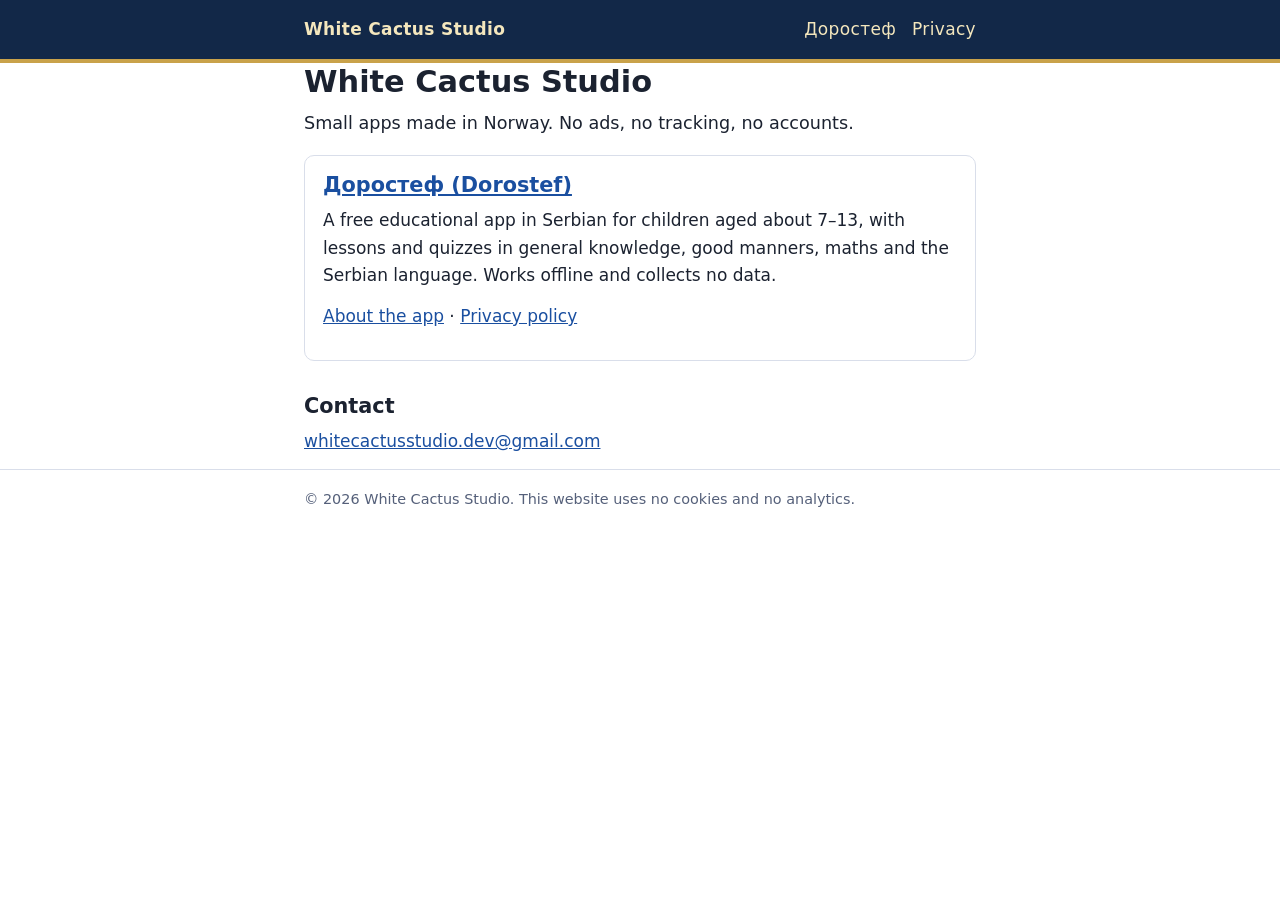
<file: index.html>
<!doctype html>
<html lang="en">
<head>
<meta charset="utf-8">
<meta name="viewport" content="width=device-width, initial-scale=1">
<title>White Cactus Studio</title>
<meta name="description" content="White Cactus Studio makes small, private, ad-free apps. Доростеф is a free educational app for children.">
<link rel="stylesheet" href="styles.css">
</head>
<body>
<header class="site">
  <div class="wrap">
    <a href="./">White Cactus Studio</a>
    <nav><a href="dorostef/">Доростеф</a><a href="dorostef/privacy/">Privacy</a></nav>
  </div>
</header>
<main class="wrap">
  <h1>White Cactus Studio</h1>
  <p class="lead">Small apps made in Norway. No ads, no tracking, no accounts.</p>

  <div class="card">
    <h2 style="margin-top:0"><a href="dorostef/">Доростеф (Dorostef)</a></h2>
    <p>A free educational app in Serbian for children aged about 7&ndash;13, with lessons and quizzes in general knowledge, good manners, maths and the Serbian language. Works offline and collects no data.</p>
    <p><a href="dorostef/">About the app</a> &middot; <a href="dorostef/privacy/">Privacy policy</a></p>
  </div>

  <h2>Contact</h2>
  <p><a href="mailto:whitecactusstudio.dev@gmail.com">whitecactusstudio.dev@gmail.com</a></p>
</main>
<footer class="site">
  <div class="wrap">&copy; 2026 White Cactus Studio. This website uses no cookies and no analytics.</div>
</footer>
</body>
</html>
</file>
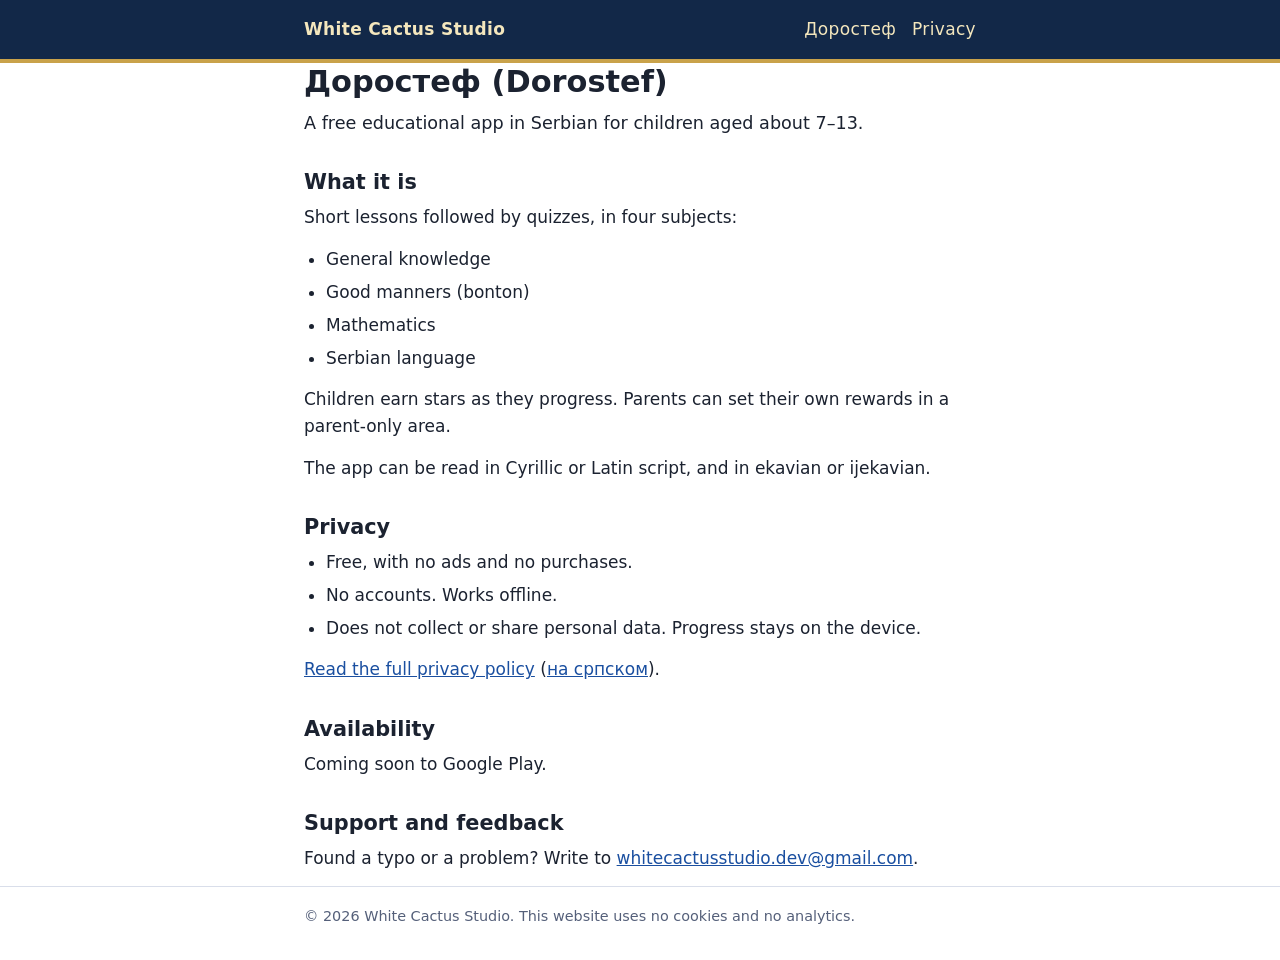
<file: dorostef/index.html>
<!doctype html>
<html lang="en">
<head>
<meta charset="utf-8">
<meta name="viewport" content="width=device-width, initial-scale=1">
<title>Доростеф (Dorostef) &ndash; White Cactus Studio</title>
<meta name="description" content="Доростеф is a free, offline educational app in Serbian for children aged about 7-13. No ads, no accounts, no data collection.">
<link rel="stylesheet" href="../styles.css">
</head>
<body>
<header class="site">
  <div class="wrap">
    <a href="../">White Cactus Studio</a>
    <nav><a href="./">Доростеф</a><a href="privacy/">Privacy</a></nav>
  </div>
</header>
<main class="wrap">
  <h1>Доростеф (Dorostef)</h1>
  <p class="lead">A free educational app in Serbian for children aged about 7&ndash;13.</p>

  <h2>What it is</h2>
  <p>Short lessons followed by quizzes, in four subjects:</p>
  <ul>
    <li>General knowledge</li>
    <li>Good manners (bonton)</li>
    <li>Mathematics</li>
    <li>Serbian language</li>
  </ul>
  <p>Children earn stars as they progress. Parents can set their own rewards in a parent-only area.</p>
  <p>The app can be read in Cyrillic or Latin script, and in ekavian or ijekavian.</p>

  <h2>Privacy</h2>
  <ul>
    <li>Free, with no ads and no purchases.</li>
    <li>No accounts. Works offline.</li>
    <li>Does not collect or share personal data. Progress stays on the device.</li>
  </ul>
  <p><a href="privacy/">Read the full privacy policy</a> (<a href="privacy/sr/">на српском</a>).</p>

  <h2>Availability</h2>
  <p>Coming soon to Google Play.</p>

  <h2>Support and feedback</h2>
  <p>Found a typo or a problem? Write to <a href="mailto:whitecactusstudio.dev@gmail.com">whitecactusstudio.dev@gmail.com</a>.</p>
</main>
<footer class="site">
  <div class="wrap">&copy; 2026 White Cactus Studio. This website uses no cookies and no analytics.</div>
</footer>
</body>
</html>
</file>
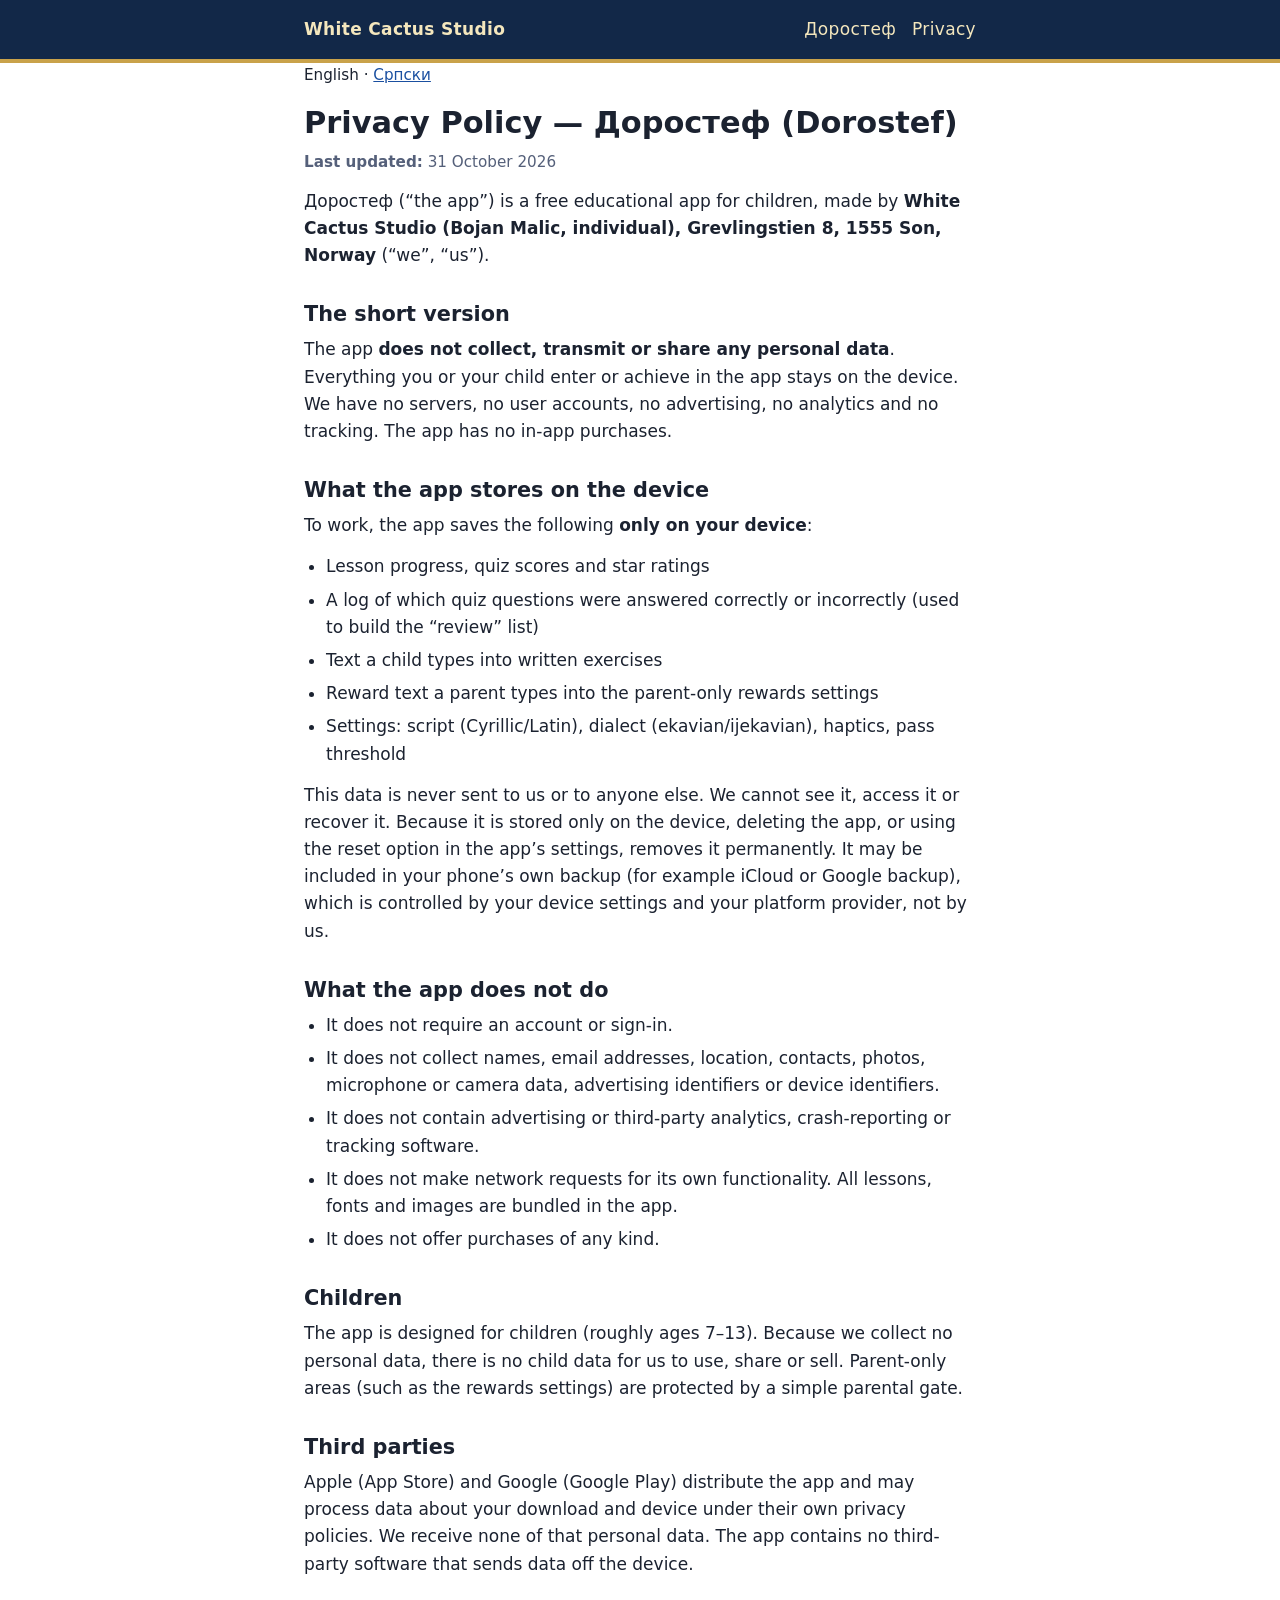
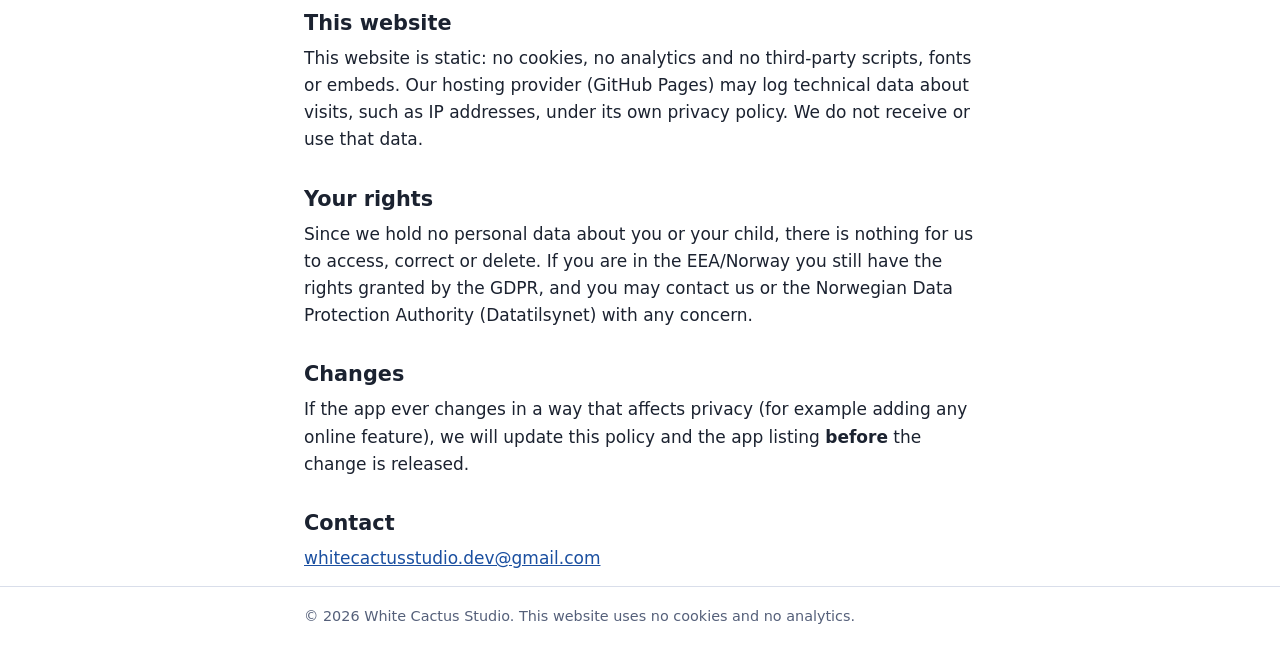
<file: dorostef/privacy/index.html>
<!doctype html>
<html lang="en">
<head>
<meta charset="utf-8">
<meta name="viewport" content="width=device-width, initial-scale=1">
<title>Privacy Policy &ndash; Доростеф (Dorostef)</title>
<meta name="description" content="Privacy policy for Доростеф (Dorostef): the app does not collect, transmit or share any personal data.">
<link rel="stylesheet" href="../../styles.css">
</head>
<body>
<header class="site">
  <div class="wrap">
    <a href="../../">White Cactus Studio</a>
    <nav><a href="../">Доростеф</a><a href="./">Privacy</a></nav>
  </div>
</header>
<main class="wrap">
  <p class="langswitch">English &middot; <a href="sr/" lang="sr-Cyrl" hreflang="sr-Cyrl">Српски</a></p>
  <h1>Privacy Policy &mdash; Доростеф (Dorostef)</h1>
  <p class="meta"><strong>Last updated:</strong> 31 October 2026</p>

  <p>Доростеф (&ldquo;the app&rdquo;) is a free educational app for children, made by <strong>White Cactus Studio (Bojan Malic, individual), Grevlingstien 8, 1555 Son, Norway</strong> (&ldquo;we&rdquo;, &ldquo;us&rdquo;).</p>

  <h2>The short version</h2>
  <p>The app <strong>does not collect, transmit or share any personal data</strong>. Everything you or your child enter or achieve in the app stays on the device. We have no servers, no user accounts, no advertising, no analytics and no tracking. The app has no in-app purchases.</p>

  <h2>What the app stores on the device</h2>
  <p>To work, the app saves the following <strong>only on your device</strong>:</p>
  <ul>
    <li>Lesson progress, quiz scores and star ratings</li>
    <li>A log of which quiz questions were answered correctly or incorrectly (used to build the &ldquo;review&rdquo; list)</li>
    <li>Text a child types into written exercises</li>
    <li>Reward text a parent types into the parent-only rewards settings</li>
    <li>Settings: script (Cyrillic/Latin), dialect (ekavian/ijekavian), haptics, pass threshold</li>
  </ul>
  <p>This data is never sent to us or to anyone else. We cannot see it, access it or recover it. Because it is stored only on the device, deleting the app, or using the reset option in the app&rsquo;s settings, removes it permanently. It may be included in your phone&rsquo;s own backup (for example iCloud or Google backup), which is controlled by your device settings and your platform provider, not by us.</p>

  <h2>What the app does not do</h2>
  <ul>
    <li>It does not require an account or sign-in.</li>
    <li>It does not collect names, email addresses, location, contacts, photos, microphone or camera data, advertising identifiers or device identifiers.</li>
    <li>It does not contain advertising or third-party analytics, crash-reporting or tracking software.</li>
    <li>It does not make network requests for its own functionality. All lessons, fonts and images are bundled in the app.</li>
    <li>It does not offer purchases of any kind.</li>
  </ul>

  <h2>Children</h2>
  <p>The app is designed for children (roughly ages 7&ndash;13). Because we collect no personal data, there is no child data for us to use, share or sell. Parent-only areas (such as the rewards settings) are protected by a simple parental gate.</p>

  <h2>Third parties</h2>
  <p>Apple (App Store) and Google (Google Play) distribute the app and may process data about your download and device under their own privacy policies. We receive none of that personal data. The app contains no third-party software that sends data off the device.</p>

  <h2>This website</h2>
  <p>This website is static: no cookies, no analytics and no third-party scripts, fonts or embeds. Our hosting provider (GitHub Pages) may log technical data about visits, such as IP addresses, under its own privacy policy. We do not receive or use that data.</p>

  <h2>Your rights</h2>
  <p>Since we hold no personal data about you or your child, there is nothing for us to access, correct or delete. If you are in the EEA/Norway you still have the rights granted by the GDPR, and you may contact us or the Norwegian Data Protection Authority (Datatilsynet) with any concern.</p>

  <h2>Changes</h2>
  <p>If the app ever changes in a way that affects privacy (for example adding any online feature), we will update this policy and the app listing <strong>before</strong> the change is released.</p>

  <h2>Contact</h2>
  <p><a href="mailto:whitecactusstudio.dev@gmail.com">whitecactusstudio.dev@gmail.com</a></p>
</main>
<footer class="site">
  <div class="wrap">&copy; 2026 White Cactus Studio. This website uses no cookies and no analytics.</div>
</footer>
</body>
</html>
</file>
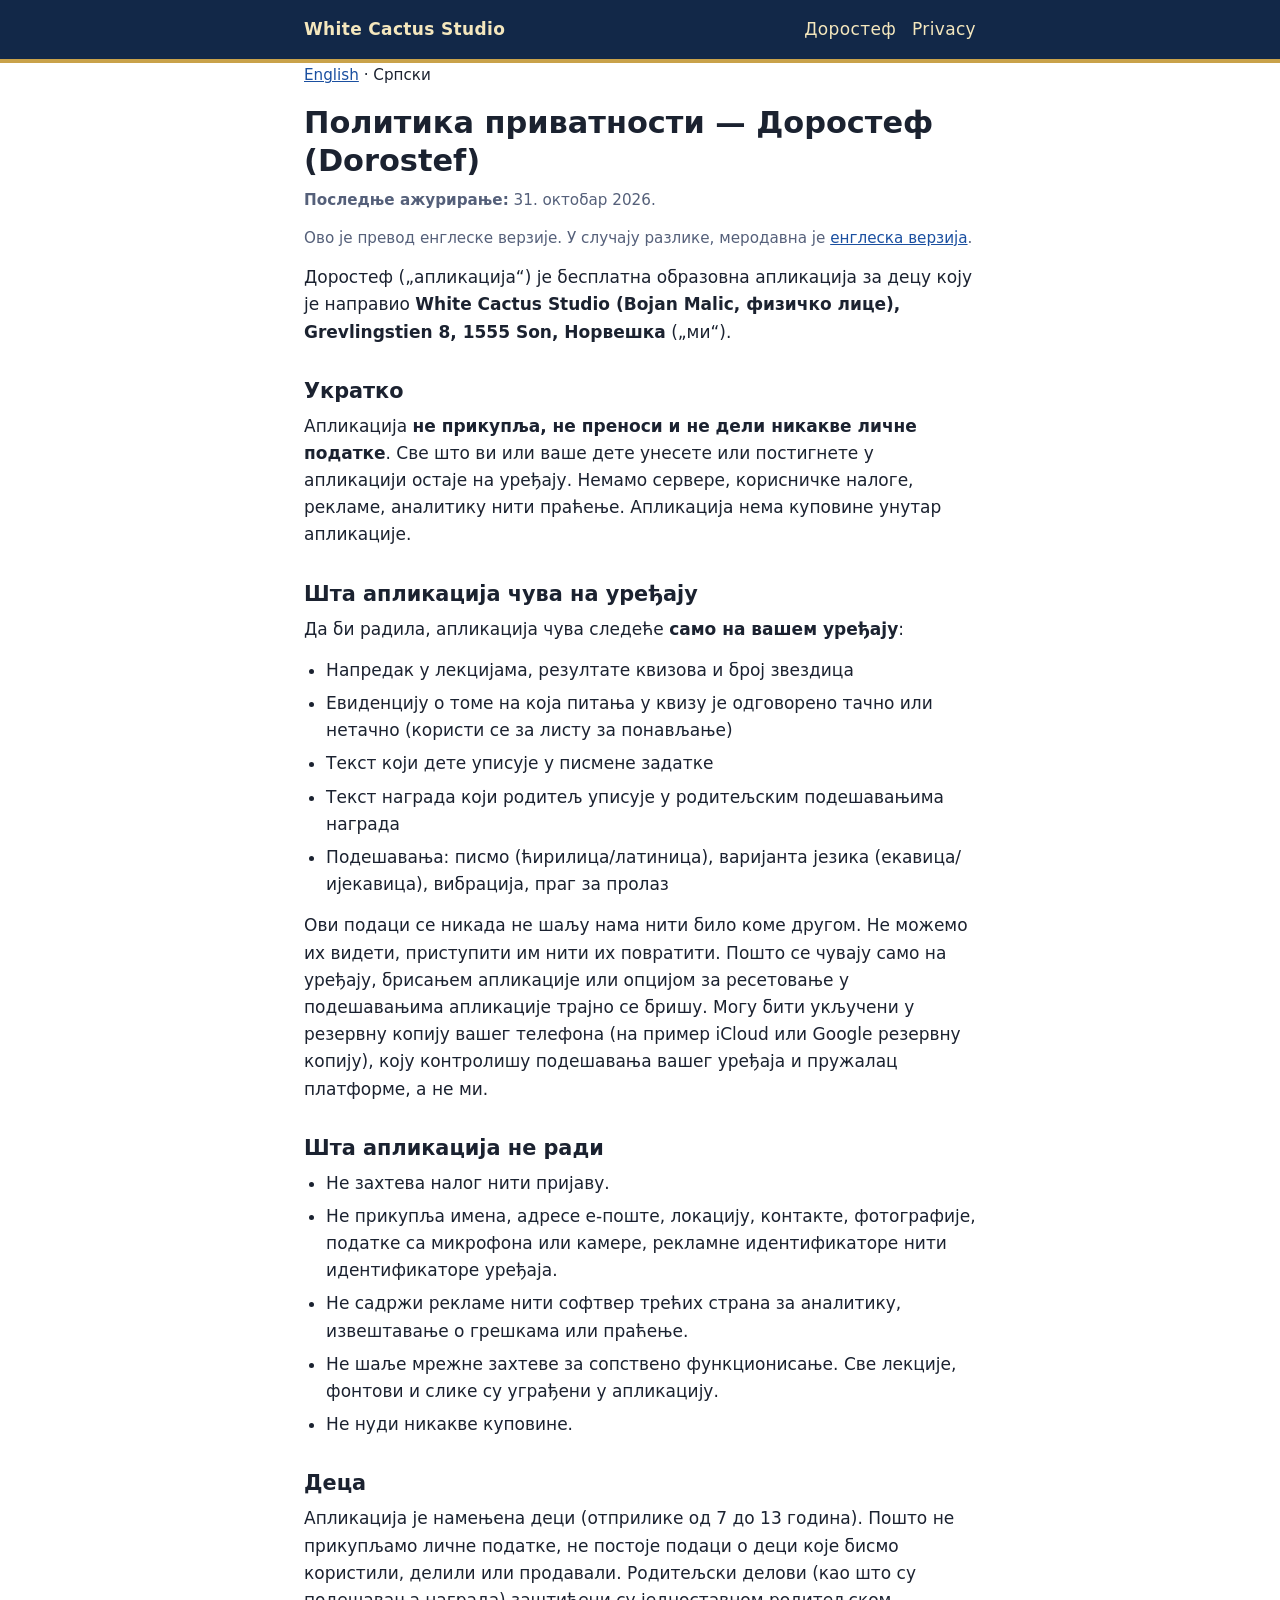
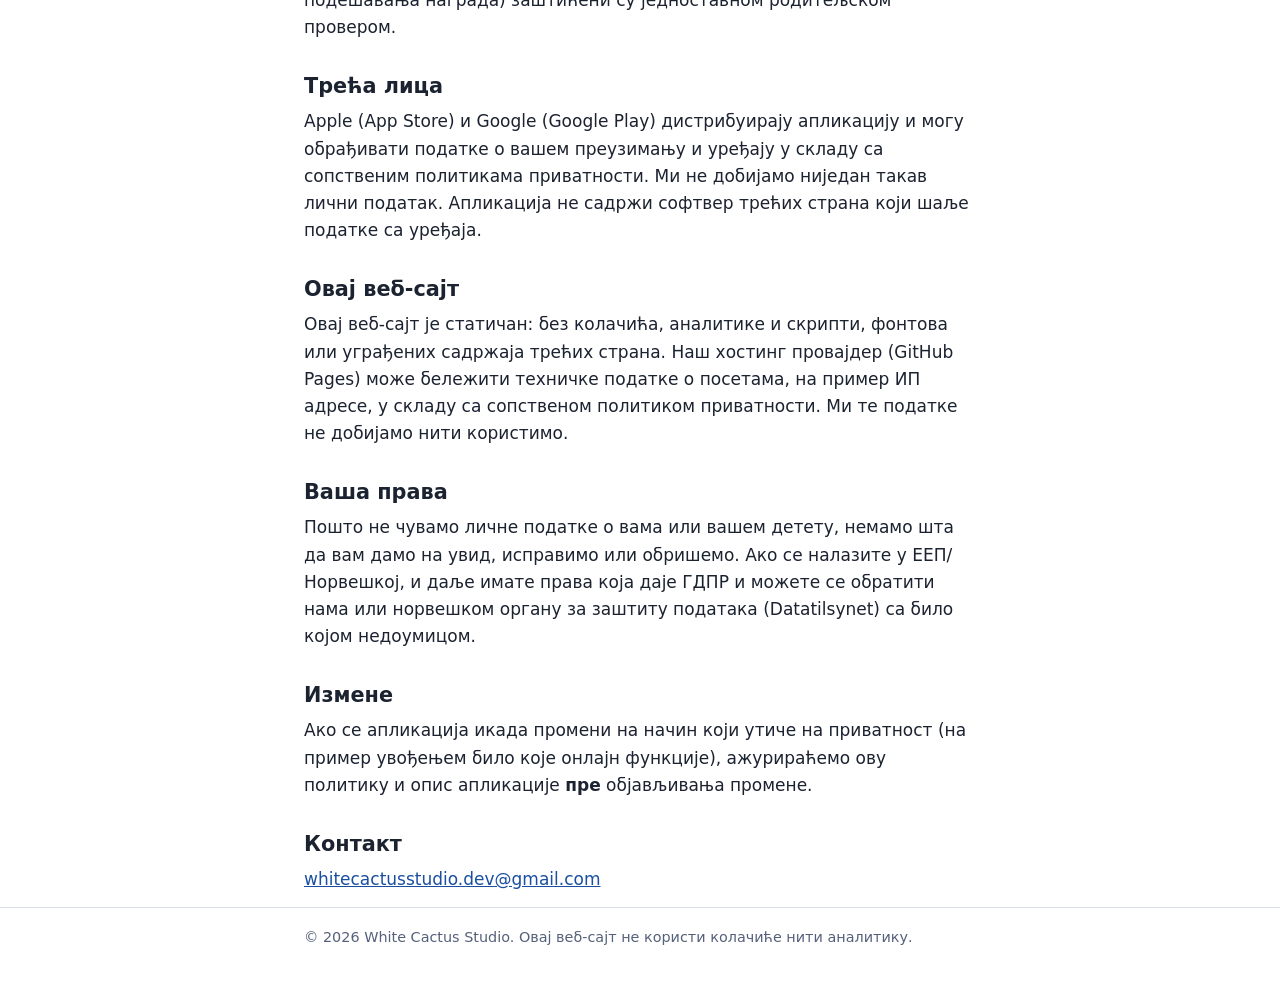
<file: dorostef/privacy/sr/index.html>
<!doctype html>
<html lang="sr-Cyrl">
<head>
<meta charset="utf-8">
<meta name="viewport" content="width=device-width, initial-scale=1">
<title>Политика приватности – Доростеф (Dorostef)</title>
<meta name="description" content="Политика приватности за апликацију Доростеф: апликација не прикупља, не преноси и не дели личне податке.">
<link rel="stylesheet" href="../../../styles.css">
</head>
<body>
<header class="site">
  <div class="wrap">
    <a href="../../../">White Cactus Studio</a>
    <nav><a href="../../">Доростеф</a><a href="../">Privacy</a></nav>
  </div>
</header>
<main class="wrap">
  <p class="langswitch"><a href="../" lang="en" hreflang="en">English</a> &middot; Српски</p>
  <h1>Политика приватности — Доростеф (Dorostef)</h1>
  <p class="meta"><strong>Последње ажурирање:</strong> 31. октобар 2026.</p>
  <p class="meta">Ово је превод енглеске верзије. У случају разлике, меродавна је <a href="../" lang="en">енглеска верзија</a>.</p>

  <p>Доростеф („апликација“) је бесплатна образовна апликација за децу коју је направио <strong>White Cactus Studio (Bojan Malic, физичко лице), Grevlingstien 8, 1555 Son, Норвешка</strong> („ми“).</p>

  <h2>Укратко</h2>
  <p>Апликација <strong>не прикупља, не преноси и не дели никакве личне податке</strong>. Све што ви или ваше дете унесете или постигнете у апликацији остаје на уређају. Немамо сервере, корисничке налоге, рекламе, аналитику нити праћење. Апликација нема куповине унутар апликације.</p>

  <h2>Шта апликација чува на уређају</h2>
  <p>Да би радила, апликација чува следеће <strong>само на вашем уређају</strong>:</p>
  <ul>
    <li>Напредак у лекцијама, резултате квизова и број звездица</li>
    <li>Евиденцију о томе на која питања у квизу је одговорено тачно или нетачно (користи се за листу за понављање)</li>
    <li>Текст који дете уписује у писмене задатке</li>
    <li>Текст награда који родитељ уписује у родитељским подешавањима награда</li>
    <li>Подешавања: писмо (ћирилица/латиница), варијанта језика (екавица/ијекавица), вибрација, праг за пролаз</li>
  </ul>
  <p>Ови подаци се никада не шаљу нама нити било коме другом. Не можемо их видети, приступити им нити их повратити. Пошто се чувају само на уређају, брисањем апликације или опцијом за ресетовање у подешавањима апликације трајно се бришу. Могу бити укључени у резервну копију вашег телефона (на пример iCloud или Google резервну копију), коју контролишу подешавања вашег уређаја и пружалац платформе, а не ми.</p>

  <h2>Шта апликација не ради</h2>
  <ul>
    <li>Не захтева налог нити пријаву.</li>
    <li>Не прикупља имена, адресе е-поште, локацију, контакте, фотографије, податке са микрофона или камере, рекламне идентификаторе нити идентификаторе уређаја.</li>
    <li>Не садржи рекламе нити софтвер трећих страна за аналитику, извештавање о грешкама или праћење.</li>
    <li>Не шаље мрежне захтеве за сопствено функционисање. Све лекције, фонтови и слике су уграђени у апликацију.</li>
    <li>Не нуди никакве куповине.</li>
  </ul>

  <h2>Деца</h2>
  <p>Апликација је намењена деци (отприлике од 7 до 13 година). Пошто не прикупљамо личне податке, не постоје подаци о деци које бисмо користили, делили или продавали. Родитељски делови (као што су подешавања награда) заштићени су једноставном родитељском провером.</p>

  <h2>Трећа лица</h2>
  <p>Apple (App Store) и Google (Google Play) дистрибуирају апликацију и могу обрађивати податке о вашем преузимању и уређају у складу са сопственим политикама приватности. Ми не добијамо ниједан такав лични податак. Апликација не садржи софтвер трећих страна који шаље податке са уређаја.</p>

  <h2>Овај веб-сајт</h2>
  <p>Овај веб-сајт је статичан: без колачића, аналитике и скрипти, фонтова или уграђених садржаја трећих страна. Наш хостинг провајдер (GitHub Pages) може бележити техничке податке о посетама, на пример ИП адресе, у складу са сопственом политиком приватности. Ми те податке не добијамо нити користимо.</p>

  <h2>Ваша права</h2>
  <p>Пошто не чувамо личне податке о вама или вашем детету, немамо шта да вам дамо на увид, исправимо или обришемо. Ако се налазите у ЕЕП/Норвешкој, и даље имате права која даје ГДПР и можете се обратити нама или норвешком органу за заштиту података (Datatilsynet) са било којом недоумицом.</p>

  <h2>Измене</h2>
  <p>Ако се апликација икада промени на начин који утиче на приватност (на пример увођењем било које онлајн функције), ажурираћемо ову политику и опис апликације <strong>пре</strong> објављивања промене.</p>

  <h2>Контакт</h2>
  <p><a href="mailto:whitecactusstudio.dev@gmail.com">whitecactusstudio.dev@gmail.com</a></p>
</main>
<footer class="site">
  <div class="wrap">&copy; 2026 White Cactus Studio. Овај веб-сајт не користи колачиће нити аналитику.</div>
</footer>
</body>
</html>
</file>
<file: styles.css>
:root {
  --bg: #ffffff;
  --text: #1b2230;
  --muted: #55607a;
  --link: #1a4fa0;
  --rule: #d9deea;
  --header-bg: #122848;
  --header-text: #f4e7bd;
  --accent: #c9a24a;
}

@media (prefers-color-scheme: dark) {
  :root:not([data-theme="light"]) {
    --bg: #0e1626;
    --text: #e8ecf5;
    --muted: #a3aec6;
    --link: #8fb5ff;
    --rule: #26324d;
    --header-bg: #0a1220;
    --header-text: #f4e7bd;
  }
}

* { box-sizing: border-box; }

html { -webkit-text-size-adjust: 100%; }

body {
  margin: 0;
  background: var(--bg);
  color: var(--text);
  font: 17px/1.6 system-ui, -apple-system, "Segoe UI", Roboto, "Helvetica Neue", Arial, sans-serif;
}

header.site {
  background: var(--header-bg);
  color: var(--header-text);
  border-bottom: 4px solid var(--accent);
}

header.site .wrap {
  display: flex;
  flex-wrap: wrap;
  align-items: baseline;
  justify-content: space-between;
  gap: 8px 24px;
  padding-top: 16px;
  padding-bottom: 16px;
}

header.site a {
  color: var(--header-text);
  text-decoration: none;
  font-weight: 700;
  letter-spacing: 0.02em;
}

header.site nav a { font-weight: 500; margin-left: 16px; }
header.site nav a:first-child { margin-left: 0; }
header.site a:hover, header.site a:focus-visible { text-decoration: underline; }

.wrap {
  max-width: 44rem;
  margin: 0 auto;
  padding: 0 16px;
}

main { padding-top: 28px; padding-bottom: 48px; }

h1 { font-size: 1.9rem; line-height: 1.25; margin: 0 0 8px; }
h2 { font-size: 1.3rem; line-height: 1.3; margin: 32px 0 8px; }
p, ul { margin: 0 0 14px; }
ul { padding-left: 1.3em; }
li { margin-bottom: 6px; }

a { color: var(--link); }
a:focus-visible { outline: 3px solid var(--accent); outline-offset: 2px; }

.meta { color: var(--muted); font-size: 0.95rem; }
.lead { font-size: 1.1rem; }

.card {
  border: 1px solid var(--rule);
  border-radius: 10px;
  padding: 16px 18px;
  margin: 18px 0;
}

.langswitch { font-size: 0.95rem; margin-bottom: 16px; }

footer.site {
  border-top: 1px solid var(--rule);
  color: var(--muted);
  font-size: 0.9rem;
  padding-top: 18px;
  padding-bottom: 32px;
}
</file>
